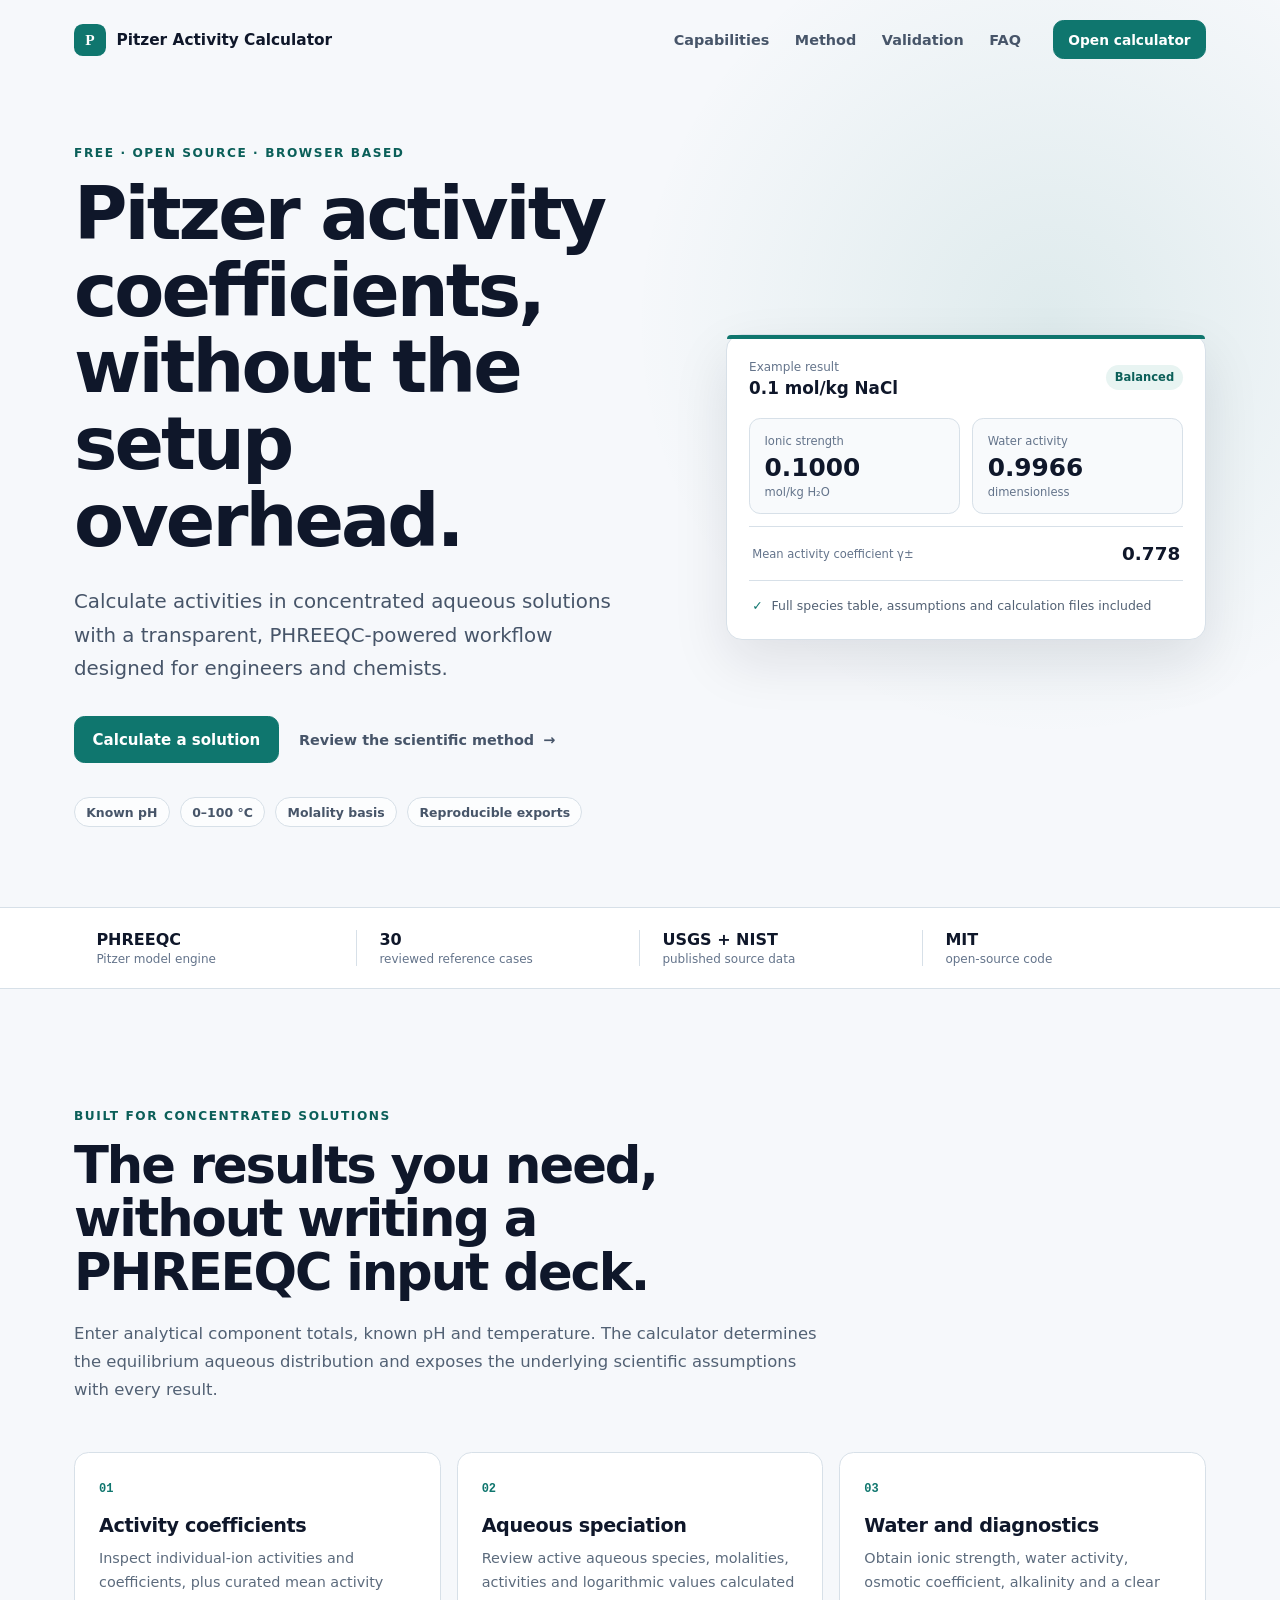
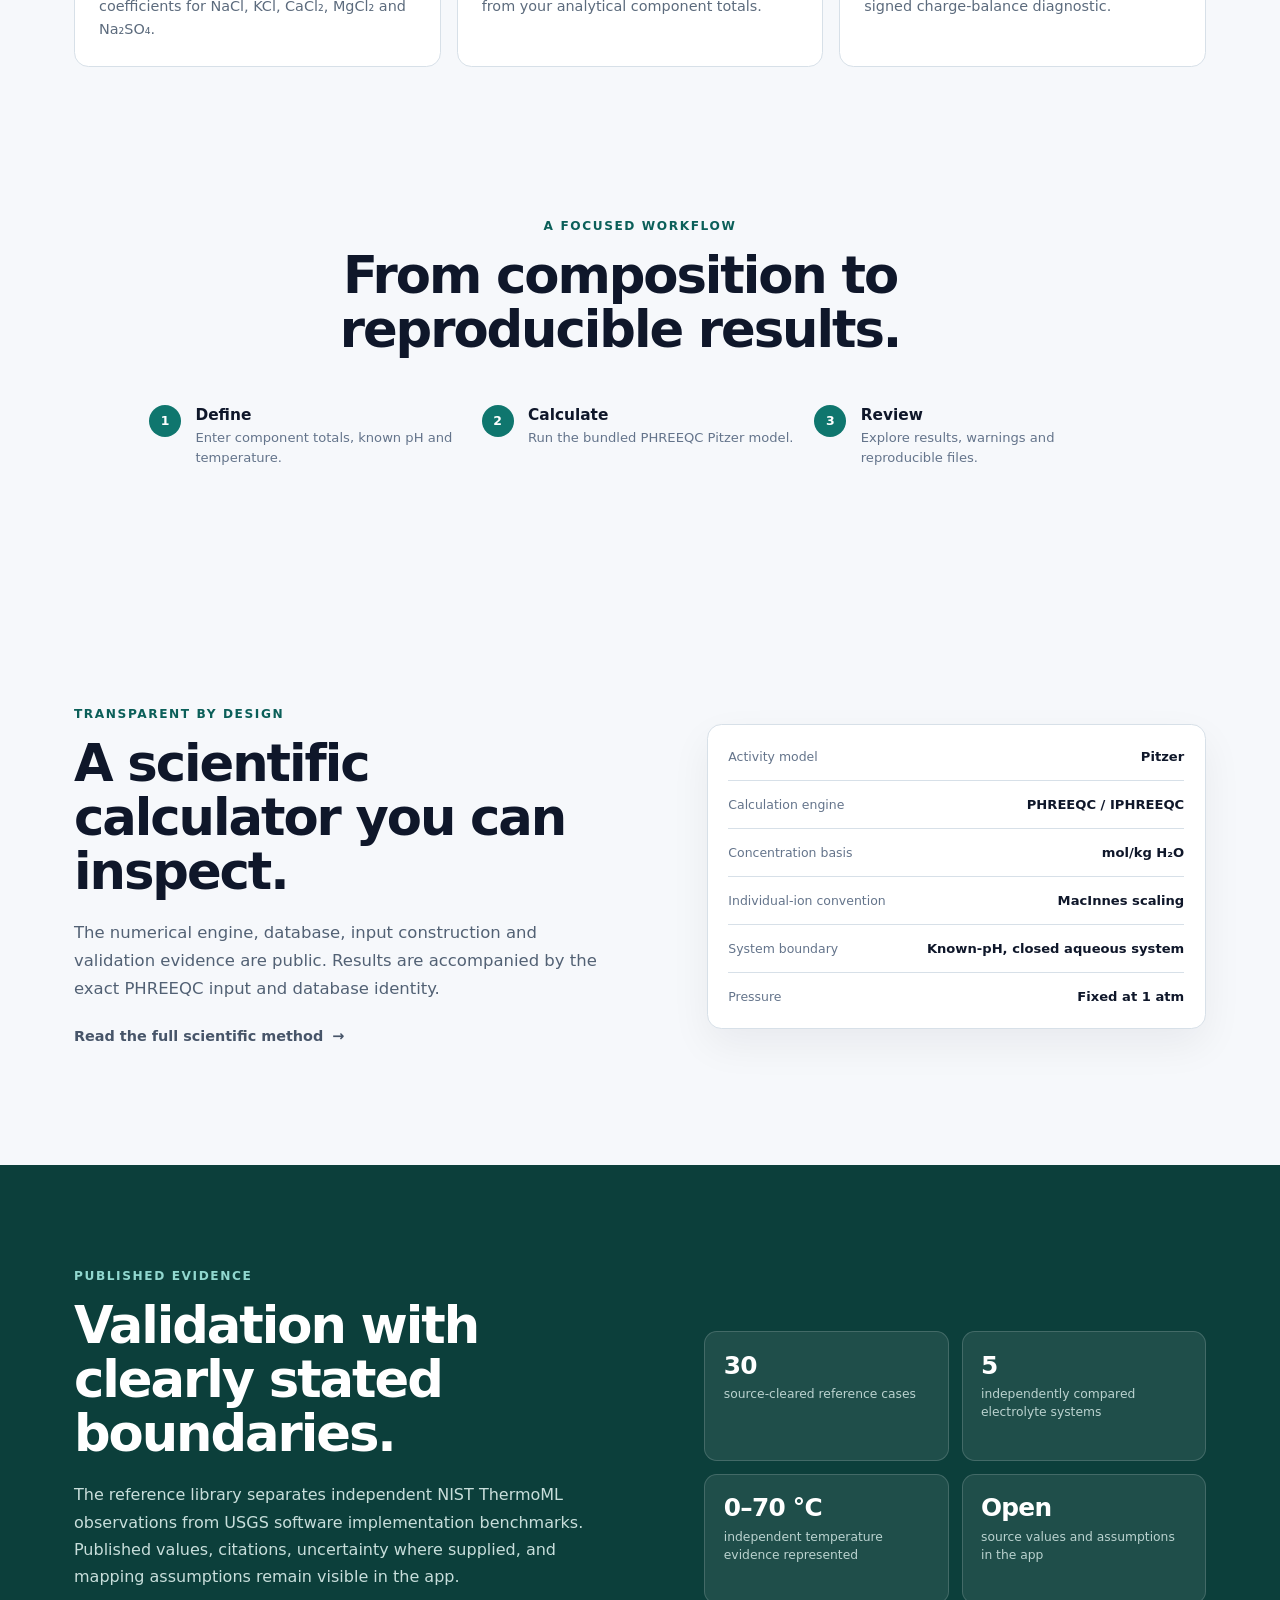
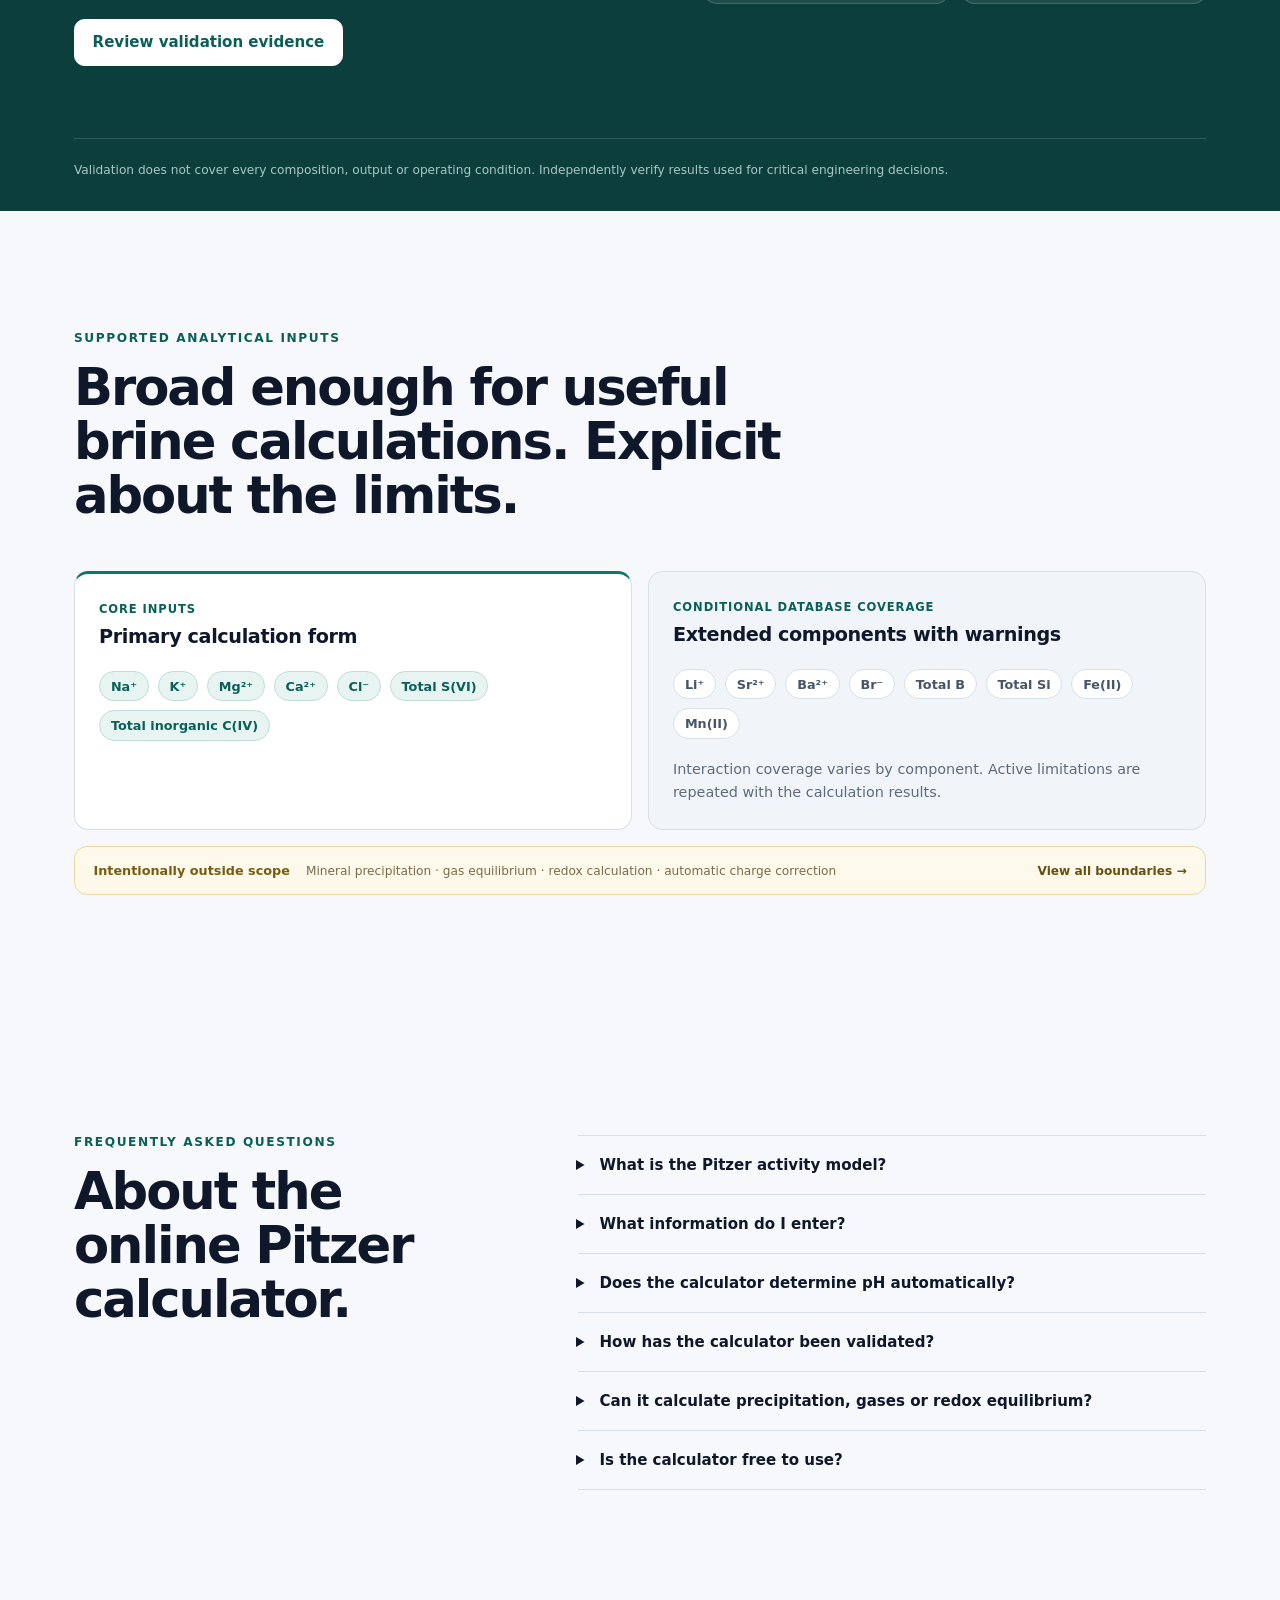
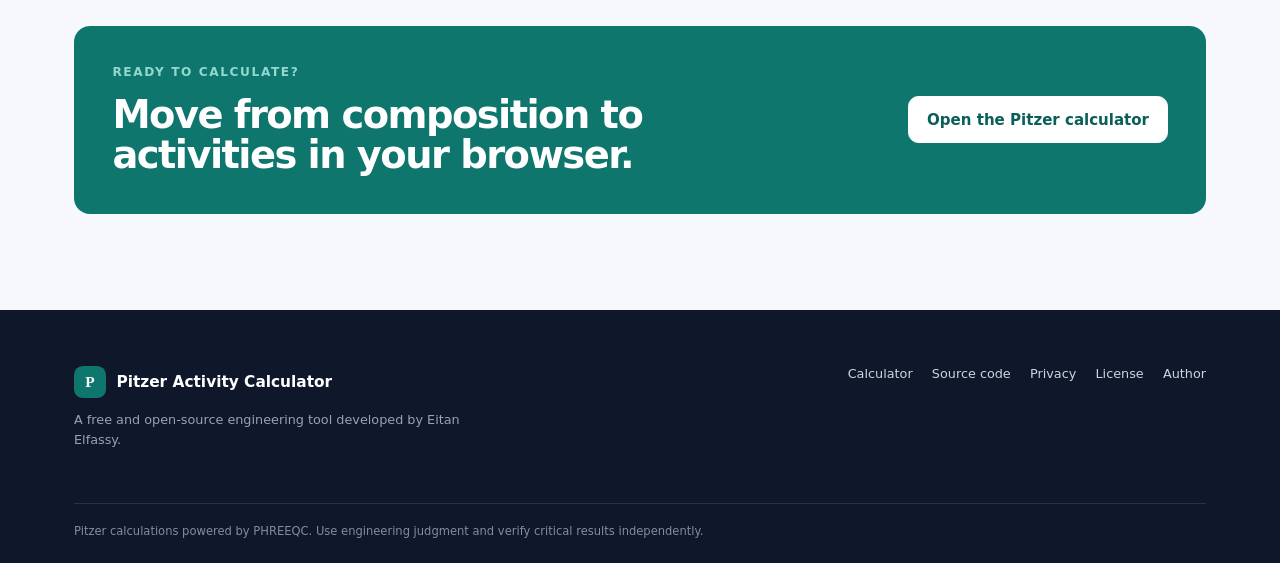
<file: site/index.html>
<!doctype html>
<html lang="en">
  <head>
    <meta charset="utf-8">
    <meta name="viewport" content="width=device-width, initial-scale=1">
    <title>Pitzer Activity Coefficient Calculator | Free Online Tool</title>
    <meta
      name="description"
      content="Calculate Pitzer activity coefficients, aqueous species, water activity and osmotic coefficients online with a transparent PHREEQC-based workflow."
    >
    <meta name="robots" content="index, follow, max-image-preview:large">
    <meta name="theme-color" content="#0f766e">
    <link rel="icon" href="favicon.svg" type="image/svg+xml">
    <link rel="canonical" href="https://eitan-rdef.github.io/pitzer-activity-calculator/">
    <meta property="og:type" content="website">
    <meta property="og:site_name" content="Pitzer Activity Calculator">
    <meta property="og:title" content="Free Online Pitzer Activity Coefficient Calculator">
    <meta
      property="og:description"
      content="Calculate activities in concentrated aqueous solutions with a transparent, PHREEQC-powered workflow."
    >
    <meta property="og:url" content="https://eitan-rdef.github.io/pitzer-activity-calculator/">
    <meta property="og:image" content="https://eitan-rdef.github.io/pitzer-activity-calculator/og.png">
    <meta property="og:image:width" content="1200">
    <meta property="og:image:height" content="630">
    <meta property="og:image:alt" content="Pitzer Activity Calculator — activities in concentrated aqueous solutions">
    <meta name="twitter:card" content="summary_large_image">
    <meta name="twitter:title" content="Free Online Pitzer Activity Coefficient Calculator">
    <meta
      name="twitter:description"
      content="Pitzer activities, aqueous speciation and water properties in a transparent browser workflow."
    >
    <meta name="twitter:image" content="https://eitan-rdef.github.io/pitzer-activity-calculator/og.png">
    <link rel="stylesheet" href="styles.css">
    <script type="application/ld+json">
      {
        "@context": "https://schema.org",
        "@type": "SoftwareApplication",
        "name": "Pitzer Activity Calculator",
        "applicationCategory": "ScientificApplication",
        "operatingSystem": "Web browser",
        "url": "https://pitzer-calculator-584210380580.me-west1.run.app",
        "description": "A free online calculator for Pitzer activity coefficients, aqueous speciation, water activity and osmotic coefficients in concentrated solutions.",
        "softwareVersion": "1.0.1",
        "license": "https://opensource.org/license/mit",
        "isAccessibleForFree": true,
        "author": {
          "@type": "Person",
          "name": "Eitan Elfassy",
          "url": "https://github.com/Eitan-RDEF"
        }
      }
    </script>
  </head>
  <body>
    <a class="skip-link" href="#main-content">Skip to main content</a>
    <header class="site-header">
      <a class="brand" href="#main-content" aria-label="Pitzer Activity Calculator home">
        <span class="brand-mark" aria-hidden="true">P</span>
        <span>Pitzer Activity Calculator</span>
      </a>
      <nav aria-label="Primary navigation">
        <a href="#capabilities">Capabilities</a>
        <a href="#method">Method</a>
        <a href="#validation">Validation</a>
        <a href="#faq">FAQ</a>
      </nav>
      <a class="button button-small" href="https://pitzer-calculator-584210380580.me-west1.run.app">
        Open calculator
      </a>
    </header>

    <main id="main-content">
      <section class="hero">
        <div class="hero-copy">
          <p class="eyebrow">Free · open source · browser based</p>
          <h1>Pitzer activity coefficients, without the setup overhead.</h1>
          <p class="hero-summary">
            Calculate activities in concentrated aqueous solutions with a transparent,
            PHREEQC-powered workflow designed for engineers and chemists.
          </p>
          <div class="hero-actions">
            <a class="button" href="https://pitzer-calculator-584210380580.me-west1.run.app">
              Calculate a solution
            </a>
            <a class="text-link" href="#method">Review the scientific method <span>→</span></a>
          </div>
          <ul class="scope-strip" aria-label="Calculator scope">
            <li>Known pH</li>
            <li>0–100 °C</li>
            <li>Molality basis</li>
            <li>Reproducible exports</li>
          </ul>
        </div>

        <aside class="result-preview" aria-label="Example calculation results">
          <div class="preview-heading">
            <div>
              <span class="preview-kicker">Example result</span>
              <strong>0.1 mol/kg NaCl</strong>
            </div>
            <span class="status">Balanced</span>
          </div>
          <div class="metric-grid">
            <div><span>Ionic strength</span><strong>0.1000</strong><small>mol/kg H₂O</small></div>
            <div><span>Water activity</span><strong>0.9966</strong><small>dimensionless</small></div>
          </div>
          <div class="coefficient-row">
            <span>Mean activity coefficient γ±</span>
            <strong>0.778</strong>
          </div>
          <div class="preview-note">
            <span aria-hidden="true">✓</span>
            Full species table, assumptions and calculation files included
          </div>
        </aside>
      </section>

      <section class="proof-bar" aria-label="Scientific credibility">
        <p><strong>PHREEQC</strong><span>Pitzer model engine</span></p>
        <p><strong>30</strong><span>reviewed reference cases</span></p>
        <p><strong>USGS + NIST</strong><span>published source data</span></p>
        <p><strong>MIT</strong><span>open-source code</span></p>
      </section>

      <section id="capabilities" class="section capabilities">
        <div class="section-heading">
          <p class="eyebrow">Built for concentrated solutions</p>
          <h2>The results you need, without writing a PHREEQC input deck.</h2>
          <p>
            Enter analytical component totals, known pH and temperature. The calculator
            determines the equilibrium aqueous distribution and exposes the underlying
            scientific assumptions with every result.
          </p>
        </div>
        <div class="feature-grid">
          <article class="feature-card">
            <span class="feature-number">01</span>
            <h3>Activity coefficients</h3>
            <p>
              Inspect individual-ion activities and coefficients, plus curated mean activity
              coefficients for NaCl, KCl, CaCl₂, MgCl₂ and Na₂SO₄.
            </p>
          </article>
          <article class="feature-card">
            <span class="feature-number">02</span>
            <h3>Aqueous speciation</h3>
            <p>
              Review active aqueous species, molalities, activities and logarithmic values
              calculated from your analytical component totals.
            </p>
          </article>
          <article class="feature-card">
            <span class="feature-number">03</span>
            <h3>Water and diagnostics</h3>
            <p>
              Obtain ionic strength, water activity, osmotic coefficient, alkalinity and a
              clear signed charge-balance diagnostic.
            </p>
          </article>
        </div>
      </section>

      <section class="workflow section-narrow" aria-labelledby="workflow-title">
        <div class="section-heading centered">
          <p class="eyebrow">A focused workflow</p>
          <h2 id="workflow-title">From composition to reproducible results.</h2>
        </div>
        <ol class="workflow-list">
          <li>
            <span>1</span>
            <div><strong>Define</strong><p>Enter component totals, known pH and temperature.</p></div>
          </li>
          <li>
            <span>2</span>
            <div><strong>Calculate</strong><p>Run the bundled PHREEQC Pitzer model.</p></div>
          </li>
          <li>
            <span>3</span>
            <div><strong>Review</strong><p>Explore results, warnings and reproducible files.</p></div>
          </li>
        </ol>
      </section>

      <section id="method" class="section method-section">
        <div class="section-heading">
          <p class="eyebrow">Transparent by design</p>
          <h2>A scientific calculator you can inspect.</h2>
          <p>
            The numerical engine, database, input construction and validation evidence are
            public. Results are accompanied by the exact PHREEQC input and database identity.
          </p>
          <a class="text-link prominent" href="https://github.com/Eitan-RDEF/pitzer-activity-calculator/blob/main/docs/scientific-method.md">
            Read the full scientific method <span>→</span>
          </a>
        </div>
        <div class="method-panel">
          <dl>
            <div><dt>Activity model</dt><dd>Pitzer</dd></div>
            <div><dt>Calculation engine</dt><dd>PHREEQC / IPHREEQC</dd></div>
            <div><dt>Concentration basis</dt><dd>mol/kg H₂O</dd></div>
            <div><dt>Individual-ion convention</dt><dd>MacInnes scaling</dd></div>
            <div><dt>System boundary</dt><dd>Known-pH, closed aqueous system</dd></div>
            <div><dt>Pressure</dt><dd>Fixed at 1 atm</dd></div>
          </dl>
        </div>
      </section>

      <section id="validation" class="validation-section">
        <div class="validation-inner">
          <div class="validation-copy">
            <p class="eyebrow eyebrow-light">Published evidence</p>
            <h2>Validation with clearly stated boundaries.</h2>
            <p>
              The reference library separates independent NIST ThermoML observations from
              USGS software implementation benchmarks. Published values, citations,
              uncertainty where supplied, and mapping assumptions remain visible in the app.
            </p>
            <a class="button button-light" href="https://github.com/Eitan-RDEF/pitzer-activity-calculator/blob/main/docs/validation-status.md">
              Review validation evidence
            </a>
          </div>
          <div class="validation-stats">
            <div><strong>30</strong><span>source-cleared reference cases</span></div>
            <div><strong>5</strong><span>independently compared electrolyte systems</span></div>
            <div><strong>0–70 °C</strong><span>independent temperature evidence represented</span></div>
            <div><strong>Open</strong><span>source values and assumptions in the app</span></div>
          </div>
        </div>
        <p class="validation-caution">
          Validation does not cover every composition, output or operating condition.
          Independently verify results used for critical engineering decisions.
        </p>
      </section>

      <section class="section supported-section">
        <div class="section-heading">
          <p class="eyebrow">Supported analytical inputs</p>
          <h2>Broad enough for useful brine calculations. Explicit about the limits.</h2>
        </div>
        <div class="support-layout">
          <div class="support-card core-card">
            <span class="support-label">Core inputs</span>
            <h3>Primary calculation form</h3>
            <ul class="component-list">
              <li>Na⁺</li><li>K⁺</li><li>Mg²⁺</li><li>Ca²⁺</li><li>Cl⁻</li>
              <li>Total S(VI)</li><li>Total inorganic C(IV)</li>
            </ul>
          </div>
          <div class="support-card conditional-card">
            <span class="support-label">Conditional database coverage</span>
            <h3>Extended components with warnings</h3>
            <ul class="component-list muted-components">
              <li>Li⁺</li><li>Sr²⁺</li><li>Ba²⁺</li><li>Br⁻</li><li>Total B</li>
              <li>Total Si</li><li>Fe(II)</li><li>Mn(II)</li>
            </ul>
            <p>
              Interaction coverage varies by component. Active limitations are repeated with
              the calculation results.
            </p>
          </div>
        </div>
        <div class="boundary-note">
          <strong>Intentionally outside scope</strong>
          <span>Mineral precipitation · gas equilibrium · redox calculation · automatic charge correction</span>
          <a href="https://github.com/Eitan-RDEF/pitzer-activity-calculator/blob/main/docs/supported-components.md">View all boundaries →</a>
        </div>
      </section>

      <section id="faq" class="section faq-section">
        <div class="section-heading">
          <p class="eyebrow">Frequently asked questions</p>
          <h2>About the online Pitzer calculator.</h2>
        </div>
        <div class="faq-list">
          <details>
            <summary>What is the Pitzer activity model?</summary>
            <p>
              The Pitzer model represents non-ideal interactions in electrolyte solutions and
              is particularly useful at ionic strengths where simpler Debye–Hückel or Davies
              approaches become inadequate.
            </p>
          </details>
          <details>
            <summary>What information do I enter?</summary>
            <p>
              Enter analytical component totals in mol/kg H₂O or mmol/kg H₂O, together with
              known pH and temperature. Component totals are not free-ion concentrations;
              PHREEQC calculates the equilibrium aqueous species distribution.
            </p>
          </details>
          <details>
            <summary>Does the calculator determine pH automatically?</summary>
            <p>
              No. The current workflow requires a known pH on the hydrogen-ion activity basis.
              Calculated-pH and atmospheric CO₂-equilibrium modes are intentionally outside its
              scope.
            </p>
          </details>
          <details>
            <summary>How has the calculator been validated?</summary>
            <p>
              Selected mean activity coefficients and osmotic coefficients have been compared
              with published NIST ThermoML data, while concentrated implementation cases have
              been compared with published USGS PHRQPITZ results. The evidence applies only to
              the documented cases and conditions.
            </p>
          </details>
          <details>
            <summary>Can it calculate precipitation, gases or redox equilibrium?</summary>
            <p>
              No. The application calculates a closed aqueous system at fixed pressure. It does
              not equilibrate minerals or gases, calculate redox state, or alter inputs to force
              charge balance.
            </p>
          </details>
          <details>
            <summary>Is the calculator free to use?</summary>
            <p>
              Yes. The browser calculator is free to use and the application source is released
              under the MIT License. Bundled scientific software and reference data retain their
              respective notices and terms.
            </p>
          </details>
        </div>
      </section>

      <section class="final-cta">
        <div>
          <p class="eyebrow eyebrow-light">Ready to calculate?</p>
          <h2>Move from composition to activities in your browser.</h2>
        </div>
        <a class="button button-light" href="https://pitzer-calculator-584210380580.me-west1.run.app">
          Open the Pitzer calculator
        </a>
      </section>
    </main>

    <footer>
      <div class="footer-main">
        <div>
          <a class="brand footer-brand" href="#main-content">
            <span class="brand-mark" aria-hidden="true">P</span>
            <span>Pitzer Activity Calculator</span>
          </a>
          <p>A free and open-source engineering tool developed by Eitan Elfassy.</p>
        </div>
        <div class="footer-links">
          <a href="https://pitzer-calculator-584210380580.me-west1.run.app">Calculator</a>
          <a href="https://github.com/Eitan-RDEF/pitzer-activity-calculator">Source code</a>
          <a href="https://github.com/Eitan-RDEF/pitzer-activity-calculator/blob/main/PRIVACY.md">Privacy</a>
          <a href="https://github.com/Eitan-RDEF/pitzer-activity-calculator/blob/main/LICENSE">License</a>
          <a href="https://github.com/Eitan-RDEF">Author</a>
        </div>
      </div>
      <p class="footer-note">Pitzer calculations powered by PHREEQC. Use engineering judgment and verify critical results independently.</p>
    </footer>

    <script type="application/ld+json">
      {
        "@context": "https://schema.org",
        "@type": "FAQPage",
        "mainEntity": [
          {
            "@type": "Question",
            "name": "What is the Pitzer activity model?",
            "acceptedAnswer": {"@type": "Answer", "text": "The Pitzer model represents non-ideal interactions in electrolyte solutions and is particularly useful at ionic strengths where simpler Debye-Huckel or Davies approaches become inadequate."}
          },
          {
            "@type": "Question",
            "name": "What information do I enter?",
            "acceptedAnswer": {"@type": "Answer", "text": "Enter analytical component totals in mol/kg water or mmol/kg water, together with known pH and temperature. PHREEQC calculates the equilibrium aqueous species distribution."}
          },
          {
            "@type": "Question",
            "name": "Does the calculator determine pH automatically?",
            "acceptedAnswer": {"@type": "Answer", "text": "No. The current workflow requires a known pH on the hydrogen-ion activity basis."}
          },
          {
            "@type": "Question",
            "name": "How has the calculator been validated?",
            "acceptedAnswer": {"@type": "Answer", "text": "Selected outputs have been compared with published NIST ThermoML data and published USGS PHRQPITZ implementation results. The evidence applies only to the documented cases and conditions."}
          },
          {
            "@type": "Question",
            "name": "Can it calculate precipitation, gases or redox equilibrium?",
            "acceptedAnswer": {"@type": "Answer", "text": "No. It does not equilibrate minerals or gases, calculate redox state, or alter inputs to force charge balance."}
          },
          {
            "@type": "Question",
            "name": "Is the calculator free to use?",
            "acceptedAnswer": {"@type": "Answer", "text": "Yes. The browser calculator is free to use and the application source is released under the MIT License."}
          }
        ]
      }
    </script>
  </body>
</html>
</file>
<file: site/styles.css>
:root {
  --accent: #0f766e;
  --accent-dark: #0b5f59;
  --accent-soft: #e8f4f2;
  --canvas: #f6f8fb;
  --surface: #ffffff;
  --surface-subtle: #f8fafc;
  --border: #d7e0e8;
  --text: #0f172a;
  --muted: #64748b;
  --shadow: 0 22px 55px rgba(15, 23, 42, 0.1);
}

* {
  box-sizing: border-box;
}

html {
  scroll-behavior: smooth;
}

body {
  background:
    radial-gradient(circle at 82% 6%, rgba(15, 118, 110, 0.1), transparent 26rem),
    var(--canvas);
  color: var(--text);
  font-family: Inter, ui-sans-serif, system-ui, -apple-system, BlinkMacSystemFont, "Segoe UI", sans-serif;
  margin: 0;
}

.skip-link {
  background: var(--text);
  color: #fff;
  left: 1rem;
  padding: 0.7rem 1rem;
  position: fixed;
  top: 1rem;
  transform: translateY(-180%);
  transition: transform 160ms ease;
  z-index: 100;
}

.skip-link:focus {
  transform: translateY(0);
}

a {
  color: inherit;
}

.site-header {
  align-items: center;
  display: grid;
  gap: 2rem;
  grid-template-columns: 1fr auto auto;
  margin: 0 auto;
  max-width: 1180px;
  padding: 1.25rem 1.5rem;
}

.brand {
  align-items: center;
  display: inline-flex;
  font-size: 0.96rem;
  font-weight: 750;
  gap: 0.65rem;
  text-decoration: none;
}

.brand-mark {
  align-items: center;
  background: var(--accent);
  border-radius: 0.55rem;
  color: white;
  display: inline-flex;
  font-family: Georgia, serif;
  height: 2rem;
  justify-content: center;
  width: 2rem;
}

nav {
  display: flex;
  gap: 1.6rem;
}

nav a,
.text-link {
  color: #475569;
  font-size: 0.9rem;
  font-weight: 650;
  text-decoration: none;
}

nav a:hover,
.text-link:hover {
  color: var(--accent-dark);
}

.button {
  align-items: center;
  background: var(--accent);
  border: 1px solid var(--accent);
  border-radius: 0.65rem;
  color: white;
  display: inline-flex;
  font-size: 0.94rem;
  font-weight: 700;
  justify-content: center;
  padding: 0.84rem 1.1rem;
  text-decoration: none;
  transition: background 150ms ease, transform 150ms ease;
}

.button:hover {
  background: var(--accent-dark);
  transform: translateY(-1px);
}

.button-small {
  font-size: 0.86rem;
  padding: 0.66rem 0.9rem;
}

.hero {
  align-items: center;
  display: grid;
  gap: clamp(2.5rem, 7vw, 6.5rem);
  grid-template-columns: minmax(0, 1.08fr) minmax(340px, 0.92fr);
  margin: 0 auto;
  max-width: 1180px;
  min-height: 670px;
  padding: 4.2rem 1.5rem 5rem;
}

.eyebrow {
  color: var(--accent-dark);
  font-size: 0.76rem;
  font-weight: 800;
  letter-spacing: 0.13em;
  margin: 0 0 1rem;
  text-transform: uppercase;
}

h1,
h2 {
  letter-spacing: -0.04em;
  line-height: 1.05;
  margin: 0;
}

h1 {
  font-size: clamp(2.75rem, 5.7vw, 5rem);
  max-width: 760px;
}

h2 {
  font-size: clamp(2rem, 4vw, 3.25rem);
}

.hero-summary {
  color: #475569;
  font-size: clamp(1.05rem, 2vw, 1.24rem);
  line-height: 1.7;
  margin: 1.6rem 0 1.9rem;
  max-width: 650px;
}

.hero-actions {
  align-items: center;
  display: flex;
  flex-wrap: wrap;
  gap: 1.25rem;
}

.text-link span {
  margin-left: 0.25rem;
}

.scope-strip {
  display: flex;
  flex-wrap: wrap;
  gap: 0.65rem;
  list-style: none;
  margin: 2.1rem 0 0;
  padding: 0;
}

.scope-strip li {
  background: rgba(255, 255, 255, 0.7);
  border: 1px solid var(--border);
  border-radius: 999px;
  color: #475569;
  font-size: 0.78rem;
  font-weight: 650;
  padding: 0.42rem 0.7rem;
}

.result-preview {
  background: var(--surface);
  border: 1px solid var(--border);
  border-radius: 1rem;
  box-shadow: var(--shadow);
  padding: 1.35rem;
  position: relative;
}

.result-preview::before {
  background: var(--accent);
  border-radius: 1rem 1rem 0 0;
  content: "";
  height: 0.25rem;
  inset: 0 0 auto;
  position: absolute;
}

.preview-heading,
.coefficient-row {
  align-items: center;
  display: flex;
  justify-content: space-between;
}

.preview-heading strong {
  display: block;
  font-size: 1.05rem;
  margin-top: 0.2rem;
}

.preview-kicker {
  color: var(--muted);
  font-size: 0.75rem;
}

.status {
  background: var(--accent-soft);
  border-radius: 999px;
  color: var(--accent-dark);
  font-size: 0.72rem;
  font-weight: 750;
  padding: 0.35rem 0.58rem;
}

.metric-grid {
  display: grid;
  gap: 0.75rem;
  grid-template-columns: 1fr 1fr;
  margin: 1.25rem 0 0.75rem;
}

.metric-grid > div {
  background: var(--surface-subtle);
  border: 1px solid var(--border);
  border-radius: 0.7rem;
  padding: 0.9rem;
}

.metric-grid span,
.metric-grid small,
.coefficient-row span {
  color: var(--muted);
  display: block;
  font-size: 0.72rem;
}

.metric-grid strong {
  display: block;
  font-size: 1.55rem;
  font-variant-numeric: tabular-nums;
  margin: 0.35rem 0 0.15rem;
}

.coefficient-row {
  border-bottom: 1px solid var(--border);
  border-top: 1px solid var(--border);
  padding: 1rem 0.2rem;
}

.coefficient-row strong {
  font-size: 1.15rem;
}

.preview-note {
  align-items: flex-start;
  color: #526174;
  display: flex;
  font-size: 0.78rem;
  gap: 0.55rem;
  line-height: 1.45;
  padding: 1rem 0.2rem 0.15rem;
}

.preview-note span {
  color: var(--accent);
  font-weight: 800;
}

.proof-bar {
  background: var(--surface);
  border-bottom: 1px solid var(--border);
  border-top: 1px solid var(--border);
  display: grid;
  grid-template-columns: repeat(4, 1fr);
  margin: 0 auto;
  padding: 1.35rem max(1.5rem, calc((100% - 1132px) / 2));
}

.proof-bar p {
  border-right: 1px solid var(--border);
  display: flex;
  flex-direction: column;
  margin: 0;
  padding: 0 1.4rem;
}

.proof-bar p:last-child {
  border-right: 0;
}

.proof-bar strong {
  font-size: 1rem;
}

.proof-bar span {
  color: var(--muted);
  font-size: 0.75rem;
  margin-top: 0.2rem;
}

.section,
.section-narrow {
  margin: 0 auto;
  max-width: 1180px;
  padding: 7.5rem 1.5rem;
}

.section-narrow {
  max-width: 1030px;
}

.section-heading {
  max-width: 760px;
}

.section-heading h2 {
  max-width: 720px;
}

.section-heading > p:not(.eyebrow) {
  color: #526174;
  font-size: 1.03rem;
  line-height: 1.7;
  margin: 1.25rem 0 0;
}

.centered {
  margin: 0 auto;
  text-align: center;
}

.feature-grid {
  display: grid;
  gap: 1rem;
  grid-template-columns: repeat(3, 1fr);
  margin-top: 3rem;
}

.feature-card {
  background: var(--surface);
  border: 1px solid var(--border);
  border-radius: 0.9rem;
  padding: 1.5rem;
}

.feature-number {
  color: var(--accent);
  font-family: ui-monospace, "SFMono-Regular", Consolas, monospace;
  font-size: 0.75rem;
  font-weight: 800;
}

h3 {
  font-size: 1.2rem;
  letter-spacing: -0.02em;
  margin: 1.1rem 0 0.65rem;
}

.feature-card p,
.support-card p,
.faq-list p {
  color: #5c6b7d;
  font-size: 0.9rem;
  line-height: 1.65;
  margin: 0;
}

.workflow {
  padding-top: 2rem;
}

.workflow-list {
  display: grid;
  gap: 1rem;
  grid-template-columns: repeat(3, 1fr);
  list-style: none;
  margin: 3rem 0 0;
  padding: 0;
}

.workflow-list li {
  display: flex;
  gap: 0.9rem;
}

.workflow-list li > span {
  align-items: center;
  background: var(--accent);
  border-radius: 50%;
  color: white;
  display: flex;
  flex: 0 0 auto;
  font-size: 0.78rem;
  font-weight: 800;
  height: 2rem;
  justify-content: center;
  width: 2rem;
}

.workflow-list strong {
  font-size: 0.96rem;
}

.workflow-list p {
  color: var(--muted);
  font-size: 0.82rem;
  line-height: 1.5;
  margin: 0.28rem 0 0;
}

.method-section {
  align-items: center;
  display: grid;
  gap: clamp(2.5rem, 7vw, 6rem);
  grid-template-columns: 1fr 0.92fr;
}

.prominent {
  display: inline-block;
  margin-top: 1.6rem;
}

.method-panel {
  background: var(--surface);
  border: 1px solid var(--border);
  border-radius: 0.9rem;
  box-shadow: 0 16px 40px rgba(15, 23, 42, 0.06);
  padding: 0.5rem 1.3rem;
}

.method-panel dl {
  margin: 0;
}

.method-panel dl div {
  align-items: center;
  border-bottom: 1px solid var(--border);
  display: flex;
  justify-content: space-between;
  padding: 1rem 0;
}

.method-panel dl div:last-child {
  border-bottom: 0;
}

.method-panel dt {
  color: var(--muted);
  font-size: 0.78rem;
}

.method-panel dd {
  font-size: 0.82rem;
  font-weight: 700;
  margin: 0;
  text-align: right;
}

.validation-section {
  background: #0c3f3b;
  color: white;
  padding: 6.5rem max(1.5rem, calc((100% - 1132px) / 2)) 2rem;
}

.validation-inner {
  align-items: center;
  display: grid;
  gap: clamp(3rem, 8vw, 7rem);
  grid-template-columns: 1fr 0.95fr;
}

.eyebrow-light {
  color: #91d8cf;
}

.validation-copy h2,
.final-cta h2 {
  color: white;
}

.validation-copy > p:not(.eyebrow) {
  color: #c8dedb;
  line-height: 1.7;
  margin: 1.3rem 0 1.8rem;
}

.button-light {
  background: white;
  border-color: white;
  color: var(--accent-dark);
}

.button-light:hover {
  background: #ecf8f6;
  color: var(--accent-dark);
}

.validation-stats {
  display: grid;
  gap: 0.8rem;
  grid-template-columns: 1fr 1fr;
}

.validation-stats > div {
  background: rgba(255, 255, 255, 0.08);
  border: 1px solid rgba(255, 255, 255, 0.16);
  border-radius: 0.8rem;
  min-height: 130px;
  padding: 1.15rem;
}

.validation-stats strong {
  display: block;
  font-size: 1.55rem;
  letter-spacing: -0.03em;
}

.validation-stats span {
  color: #bad2cf;
  display: block;
  font-size: 0.77rem;
  line-height: 1.45;
  margin-top: 0.42rem;
}

.validation-caution {
  border-top: 1px solid rgba(255, 255, 255, 0.15);
  color: #a9c7c3;
  font-size: 0.76rem;
  line-height: 1.5;
  margin: 4.5rem 0 0;
  padding-top: 1.4rem;
}

.support-layout {
  display: grid;
  gap: 1rem;
  grid-template-columns: 1fr 1fr;
  margin-top: 3rem;
}

.support-card {
  border: 1px solid var(--border);
  border-radius: 0.9rem;
  padding: 1.5rem;
}

.core-card {
  background: var(--surface);
  border-top: 3px solid var(--accent);
}

.conditional-card {
  background: #f1f5f9;
}

.support-label {
  color: var(--accent-dark);
  font-size: 0.72rem;
  font-weight: 800;
  letter-spacing: 0.08em;
  text-transform: uppercase;
}

.support-card h3 {
  margin-top: 0.55rem;
}

.component-list {
  display: flex;
  flex-wrap: wrap;
  gap: 0.55rem;
  list-style: none;
  margin: 1.4rem 0 0;
  padding: 0;
}

.component-list li {
  background: var(--accent-soft);
  border: 1px solid #bfddd9;
  border-radius: 999px;
  color: var(--accent-dark);
  font-size: 0.8rem;
  font-weight: 700;
  padding: 0.42rem 0.68rem;
}

.muted-components {
  margin-bottom: 1.2rem;
}

.muted-components li {
  background: white;
  border-color: var(--border);
  color: #475569;
}

.boundary-note {
  align-items: center;
  background: #fff9ec;
  border: 1px solid #ecd79b;
  border-radius: 0.8rem;
  display: grid;
  gap: 0.7rem 1rem;
  grid-template-columns: auto 1fr auto;
  margin-top: 1rem;
  padding: 1rem 1.15rem;
}

.boundary-note strong {
  color: #775c12;
  font-size: 0.8rem;
}

.boundary-note span {
  color: #796b46;
  font-size: 0.76rem;
}

.boundary-note a {
  color: #66500f;
  font-size: 0.76rem;
  font-weight: 750;
  text-decoration: none;
}

.faq-section {
  display: grid;
  gap: clamp(2.5rem, 8vw, 7rem);
  grid-template-columns: 0.78fr 1.22fr;
}

.faq-list {
  border-top: 1px solid var(--border);
}

.faq-list details {
  border-bottom: 1px solid var(--border);
  padding: 1.25rem 0;
}

.faq-list summary {
  cursor: pointer;
  font-size: 0.94rem;
  font-weight: 720;
  list-style-position: outside;
  margin-left: 1rem;
  padding-left: 0.35rem;
}

.faq-list p {
  padding: 0.85rem 1rem 0 1.4rem;
}

.final-cta {
  align-items: center;
  background: var(--accent);
  border-radius: 1rem;
  display: flex;
  gap: 2rem;
  justify-content: space-between;
  margin: 1rem auto 6rem;
  max-width: 1132px;
  padding: 2.4rem;
}

.final-cta h2 {
  font-size: clamp(1.75rem, 3vw, 2.6rem);
  max-width: 700px;
}

footer {
  background: #0f172a;
  color: white;
  padding: 3.5rem max(1.5rem, calc((100% - 1132px) / 2)) 1.6rem;
}

.footer-main {
  align-items: flex-start;
  display: flex;
  gap: 3rem;
  justify-content: space-between;
}

.footer-brand {
  color: white;
}

.footer-main p {
  color: #94a3b8;
  font-size: 0.8rem;
  line-height: 1.55;
  max-width: 410px;
}

.footer-links {
  display: flex;
  flex-wrap: wrap;
  gap: 1.2rem;
}

.footer-links a {
  color: #cbd5e1;
  font-size: 0.8rem;
  text-decoration: none;
}

.footer-links a:hover {
  color: white;
}

.footer-note {
  border-top: 1px solid #263349;
  color: #7f8ea3;
  font-size: 0.72rem;
  margin: 2.5rem 0 0;
  padding-top: 1.25rem;
}

.not-found {
  margin: 0 auto;
  max-width: 800px;
  min-height: 100vh;
  padding: 18vh 1.5rem 4rem;
}

.not-found h1 {
  font-size: clamp(2.5rem, 7vw, 5rem);
}

.not-found > p:not(.eyebrow) {
  color: var(--muted);
  font-size: 1.05rem;
  line-height: 1.6;
  margin: 1.4rem 0 2rem;
}

@media (max-width: 800px) {
  .site-header {
    grid-template-columns: 1fr auto;
  }

  nav {
    display: none;
  }

  .hero,
  .feature-grid,
  .workflow-list,
  .method-section,
  .validation-inner,
  .faq-section {
    grid-template-columns: 1fr;
  }

  .hero {
    min-height: auto;
    padding-top: 3rem;
  }

  .result-preview,
  .method-panel {
    max-width: 620px;
  }

  .proof-bar {
    grid-template-columns: 1fr 1fr;
    row-gap: 1.4rem;
  }

  .proof-bar p:nth-child(2) {
    border-right: 0;
  }

  .support-layout {
    grid-template-columns: 1fr;
  }

  .boundary-note {
    align-items: flex-start;
    grid-template-columns: 1fr;
  }

  .final-cta {
    align-items: flex-start;
    border-radius: 0;
    flex-direction: column;
    margin-bottom: 0;
    max-width: none;
  }
}

@media (max-width: 520px) {
  .brand span:last-child {
    display: none;
  }

  .hero {
    padding-inline: 1rem;
  }

  .hero-actions {
    align-items: stretch;
    flex-direction: column;
  }

  .text-link {
    padding: 0.55rem 0;
  }

  .metric-grid,
  .proof-bar,
  .validation-stats {
    grid-template-columns: 1fr;
  }

  .proof-bar {
    padding-inline: 1rem;
  }

  .proof-bar p {
    border-bottom: 1px solid var(--border);
    border-right: 0;
    padding: 0 0 1rem;
  }

  .proof-bar p:last-child {
    border-bottom: 0;
  }

  .section,
  .section-narrow {
    padding: 5.5rem 1rem;
  }

  .method-panel dl div {
    align-items: flex-start;
    flex-direction: column;
    gap: 0.35rem;
  }

  .method-panel dd {
    text-align: left;
  }

  .validation-section {
    padding-inline: 1rem;
  }

  .footer-main {
    flex-direction: column;
  }
}
</file>
